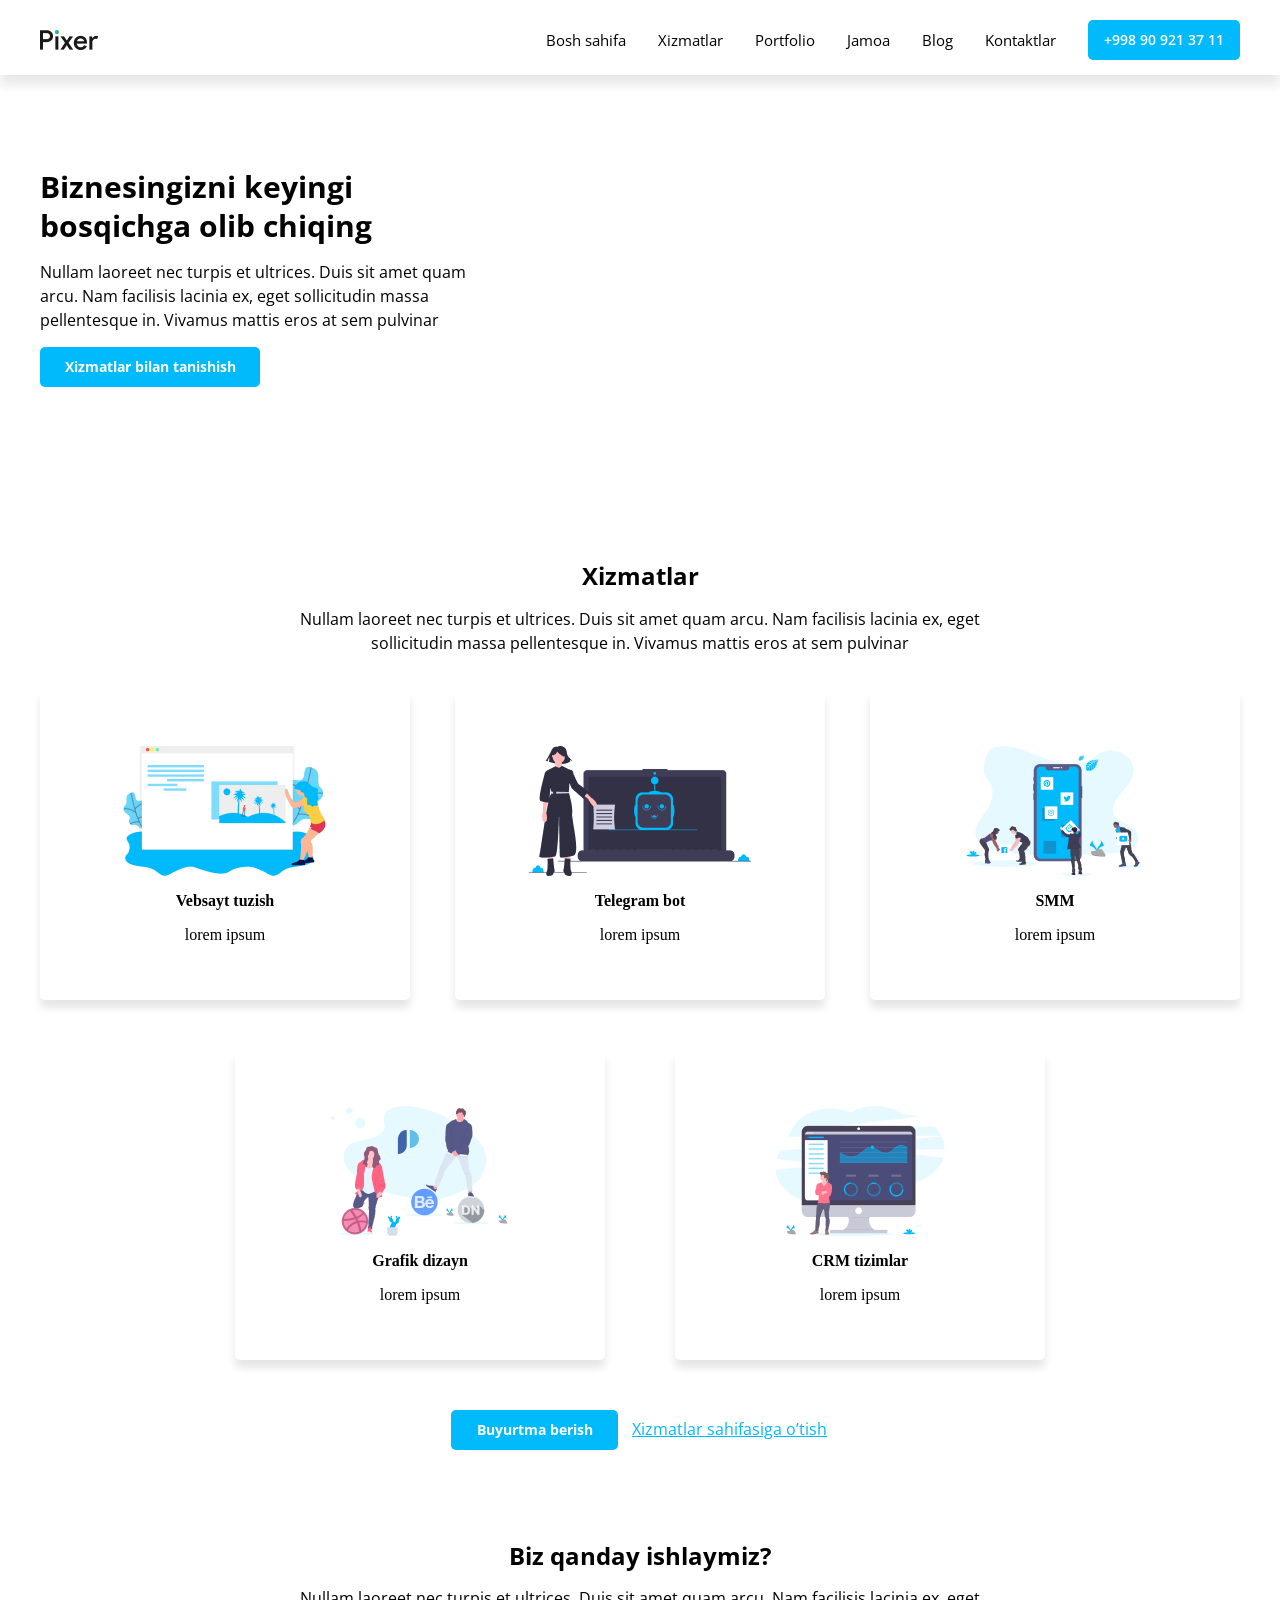
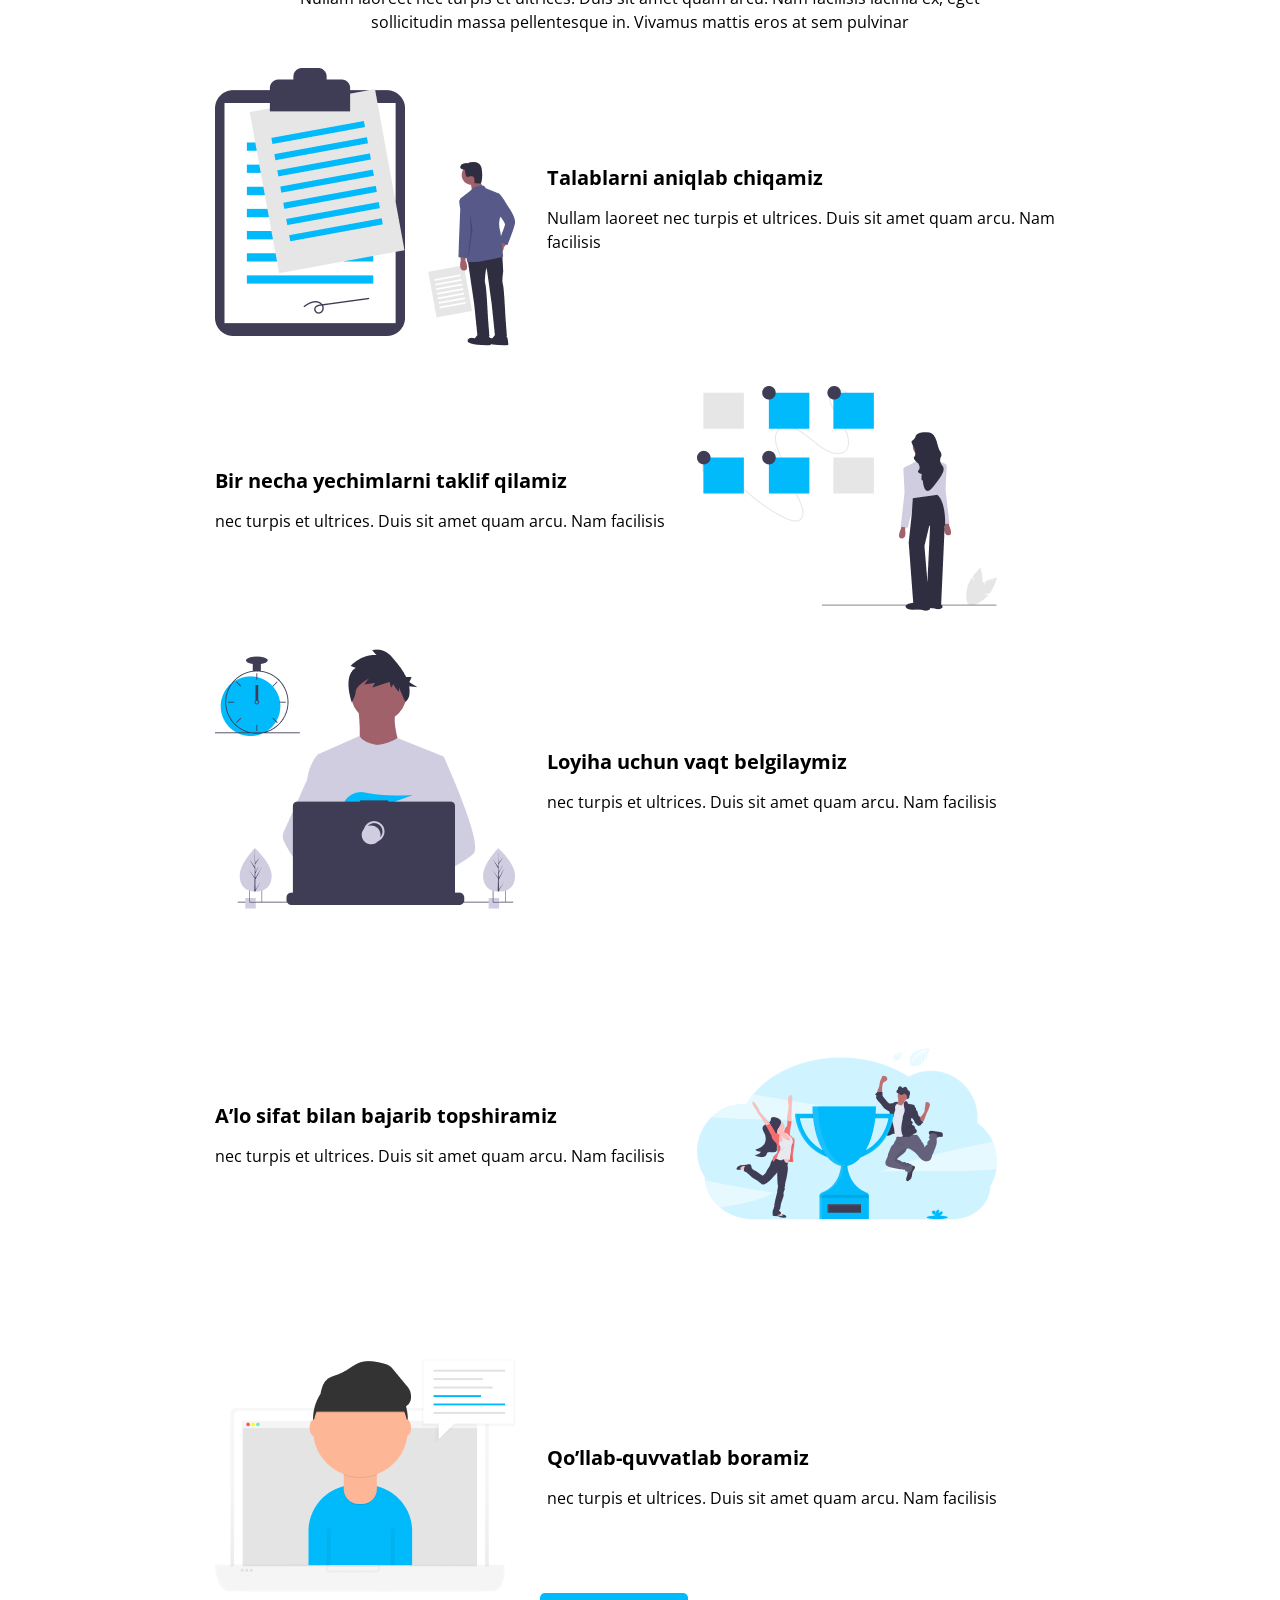
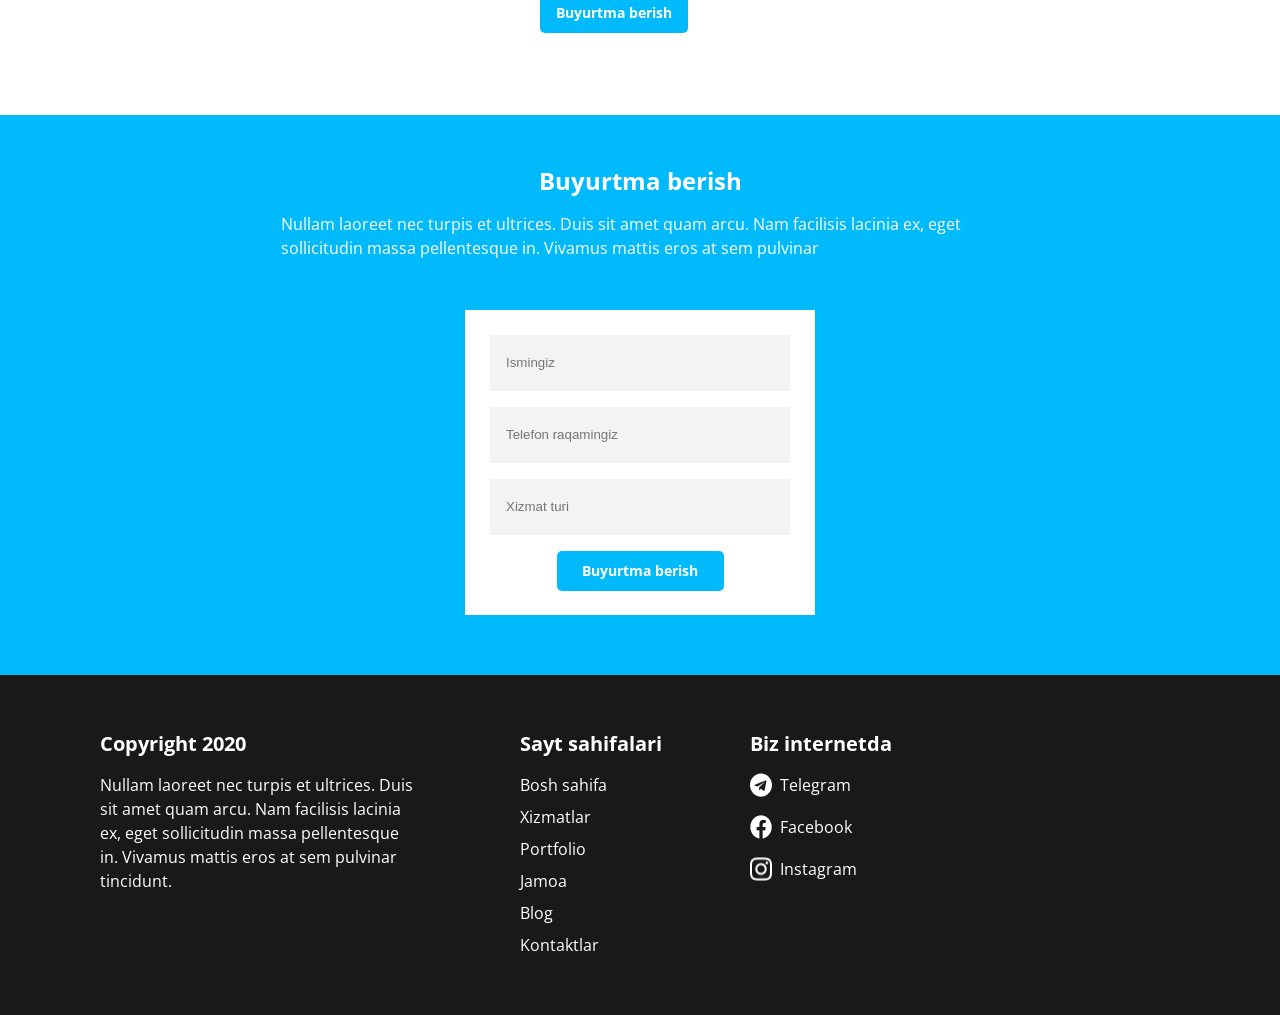
<file: index.html>
<!DOCTYPE html>
<html lang="en">
  <head>
    <meta charset="UTF-8" />
    <meta name="viewport" content="width=device-width, initial-scale=1.0" />
    <title>Pixer</title>
    <link rel="stylesheet" href="/style.css" />
  </head>
  <body>
    <div class="wrapper">
      <header>
        <nav class="nav">
          <img src="/assets/pixer-logo.png" alt="" />

          <div>
            <ul class="nav_ul">
              <li class="nav_list">
                <a class="nav_link" href="#"> Bosh sahifa </a>
              </li>
              <li class="nav_list">
                <a class="nav_link" href="#"> Xizmatlar </a>
              </li>
              <li class="nav_list">
                <a class="nav_link" href="#"> Portfolio </a>
              </li>
              <li class="nav_list">
                <a class="nav_link" href="#"> Jamoa </a>
              </li>
              <li class="nav_list">
                <a class="nav_link" href="#"> Blog </a>
              </li>
              <li class="nav_list">
                <a class="nav_link" href="#"> Kontaktlar </a>
              </li>

              <button class="nav_btn">+998 90 921 37 11</button>
            </ul>
          </div>
        </nav>
      </header>

      <section class="intro">
        <div class="intro_container">
          <div class="intro_left">
            <h2>Biznesingizni keyingi bosqichga olib chiqing</h2>

            <p>
              Nullam laoreet nec turpis et ultrices. Duis sit amet quam arcu.
              Nam facilisis lacinia ex, eget sollicitudin massa pellentesque in.
              Vivamus mattis eros at sem pulvinar
            </p>

            <button class="intro_btn">Xizmatlar bilan tanishish</button>
          </div>

          <div class="intro_right">
            <iframe
              width="560"
              height="315"
              src="https://www.youtube.com/embed/p4irKUEjuQU?si=1ykNS2Exaa0KbGoH"
              title="YouTube video player"
              frameborder="0"
              allow="accelerometer; autoplay; clipboard-write; encrypted-media; gyroscope; picture-in-picture; web-share"
              referrerpolicy="strict-origin-when-cross-origin"
              allowfullscreen
            ></iframe>
          </div>
        </div>
      </section>

      <section class="services">
        <div class="services_container">
          <div class="services_top">
            <h3>Xizmatlar</h3>
            <p>
              Nullam laoreet nec turpis et ultrices. Duis sit amet quam arcu.
              Nam facilisis lacinia ex, eget sollicitudin massa pellentesque in.
              Vivamus mattis eros at sem pulvinar
            </p>
          </div>

          <div class="services_middle__top">
            <div class="service">
              <img src="/assets/website-illustration.png" alt="" />

              <h4>Vebsayt tuzish</h4>

              <p>lorem ipsum</p>
            </div>
            <div class="service">
              <img src="/assets/bot-illustration.png" alt="" />

              <h4>Telegram bot</h4>

              <p>lorem ipsum</p>
            </div>
            <div class="service">
              <img src="/assets/smm-illustration.png" alt="" />

              <h4>SMM</h4>

              <p>lorem ipsum</p>
            </div>
          </div>
            <div class="services_middle__bottom">
            <div class="service">
              <img src="/assets/design-illustration.png" alt="" />

              <h4>Grafik dizayn</h4>

              <p>lorem ipsum</p>
            </div>
            <div class="service">
              <img src="/assets/crm-illustration.png" alt="" />

              <h4>CRM tizimlar</h4>

              <p>lorem ipsum</p>
            </div>
          
              </div>
          <div class="services_bottom">
            <button>Buyurtma berish</button>

            <a href="#">Xizmatlar sahifasiga o’tish</a>
          </div>
        </div>
      </section>

      <section class="our_work">
        <div class="our_work_container">
          <div class="our_work_title">
            <h3>Biz qanday ishlaymiz?</h3>

            <p>
              Nullam laoreet nec turpis et ultrices. Duis sit amet quam arcu.
              Nam facilisis lacinia ex, eget sollicitudin massa pellentesque in.
              Vivamus mattis eros at sem pulvinar
            </p>
          </div>

          <div class="our_work0 our_work1">
            <div>
              <img src="/assets/step-illlustration.png" alt="" />
            </div>

            <div>
              <h4>Talablarni aniqlab chiqamiz</h4>

              <p>
                Nullam laoreet nec turpis et ultrices. Duis sit amet quam arcu.
                Nam facilisis
              </p>
            </div>
          </div>

          <div class="our_work0 our_work2">
            <div>
              <h4>Bir necha yechimlarni taklif qilamiz</h4>

              <p>
                nec turpis et ultrices. Duis sit amet quam arcu. Nam facilisis
              </p>
            </div>

            <div>
              <img src="/assets/step-illlustration (1).png" alt="" />
            </div>
          </div>

          <div class="our_work0 our_work3">
            <div>
              <img src="/assets/step-illustration (2).png" alt="" />
            </div>

            <div>
              <h4>Loyiha uchun vaqt belgilaymiz</h4>

              <p>
                nec turpis et ultrices. Duis sit amet quam arcu. Nam facilisis
              </p>
            </div>
          </div>

          <div class="our_work0 our_work4">
            <div>
              <h4>A’lo sifat bilan bajarib topshiramiz</h4>

              <p>
                nec turpis et ultrices. Duis sit amet quam arcu. Nam facilisis
              </p>
            </div>

            <div>
              <img src="/assets/step-illustration (3).png" alt="" />
            </div>
          </div>

          <div class="our_work0 our_work5">
            <div>
              <img src="/assets/step-illustration (4).png" alt="" />
            </div>

            <div>
              <h4>Qo’llab-quvvatlab boramiz</h4>

              <p>
                nec turpis et ultrices. Duis sit amet quam arcu. Nam facilisis
              </p>
            </div>
          </div>
        </div>

        <div class="our_work_btn">
          <button>Buyurtma berish</button>
        </div>
      </section>

      <section class="form">
        <div class="form_container">
          <div class="form_title">
            <h3>Buyurtma berish</h3>

            <p>
              Nullam laoreet nec turpis et ultrices. Duis sit amet quam arcu.
              Nam facilisis lacinia ex, eget sollicitudin massa pellentesque in.
              Vivamus mattis eros at sem pulvinar
            </p>
          </div>

          <form>
            <input class="input" type="text" placeholder="Ismingiz" required />
            <input
              class="input"
              type="number"
              placeholder="Telefon raqamingiz"
              required
            />

            <input
              class="input"
              type="text"
              placeholder="Xizmat turi"
              required
            />

            <button type="submit">Buyurtma berish</button>
          </form>
        </div>
      </section>

      <section class="footer">
        <div class="footer_container">
          <div class="footer_left">
            <h4>Copyright 2020</h4>

            <p>
              Nullam laoreet nec turpis et ultrices. Duis sit amet quam arcu.
              Nam facilisis lacinia ex, eget sollicitudin massa pellentesque in.
              Vivamus mattis eros at sem pulvinar tincidunt.
            </p>
          </div>

          <div class="footer_middle">
            <h4>Sayt sahifalari</h4>

            <ul>
              <li>Bosh sahifa</li>
              <li>Xizmatlar</li>
              <li>Portfolio</li>
              <li>Jamoa</li>
              <li>Blog</li>
              <li>Kontaktlar</li>
            </ul>
          </div>

          <div class="footer_right">
            <h4>Biz internetda</h4>

            <div class="social_media social_media1">
              <img src="/assets/telegram.svg" alt="">
              <p>Telegram</p>
            </div>
            <div class="social_media">
              <img src="/assets/Vector.png" alt="">
              <p>Facebook</p>
            </div>
            <div class="social_media">
              <img src="/assets/instagramm.png" alt="">
              <p>Instagram</p>
            </div>
        </div>
      </section>
    </div>
  </body>
</html>
</file>
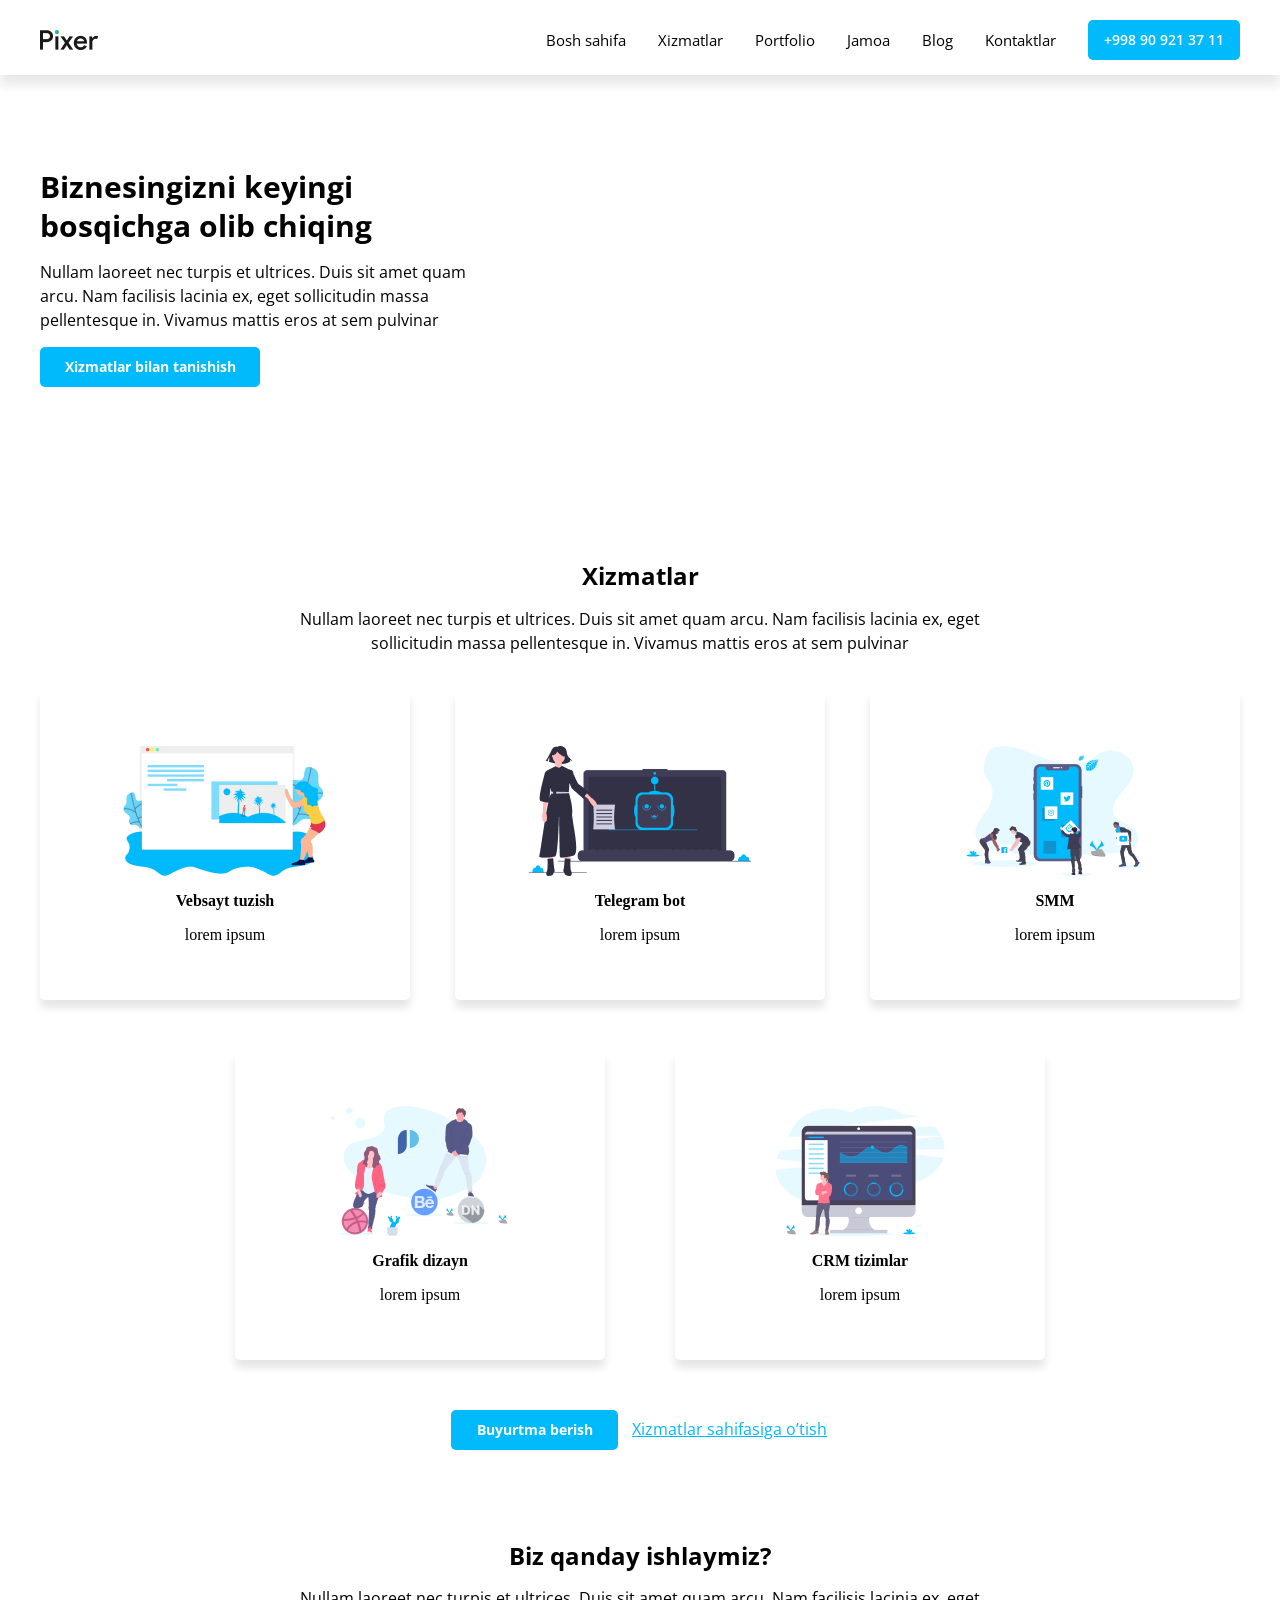
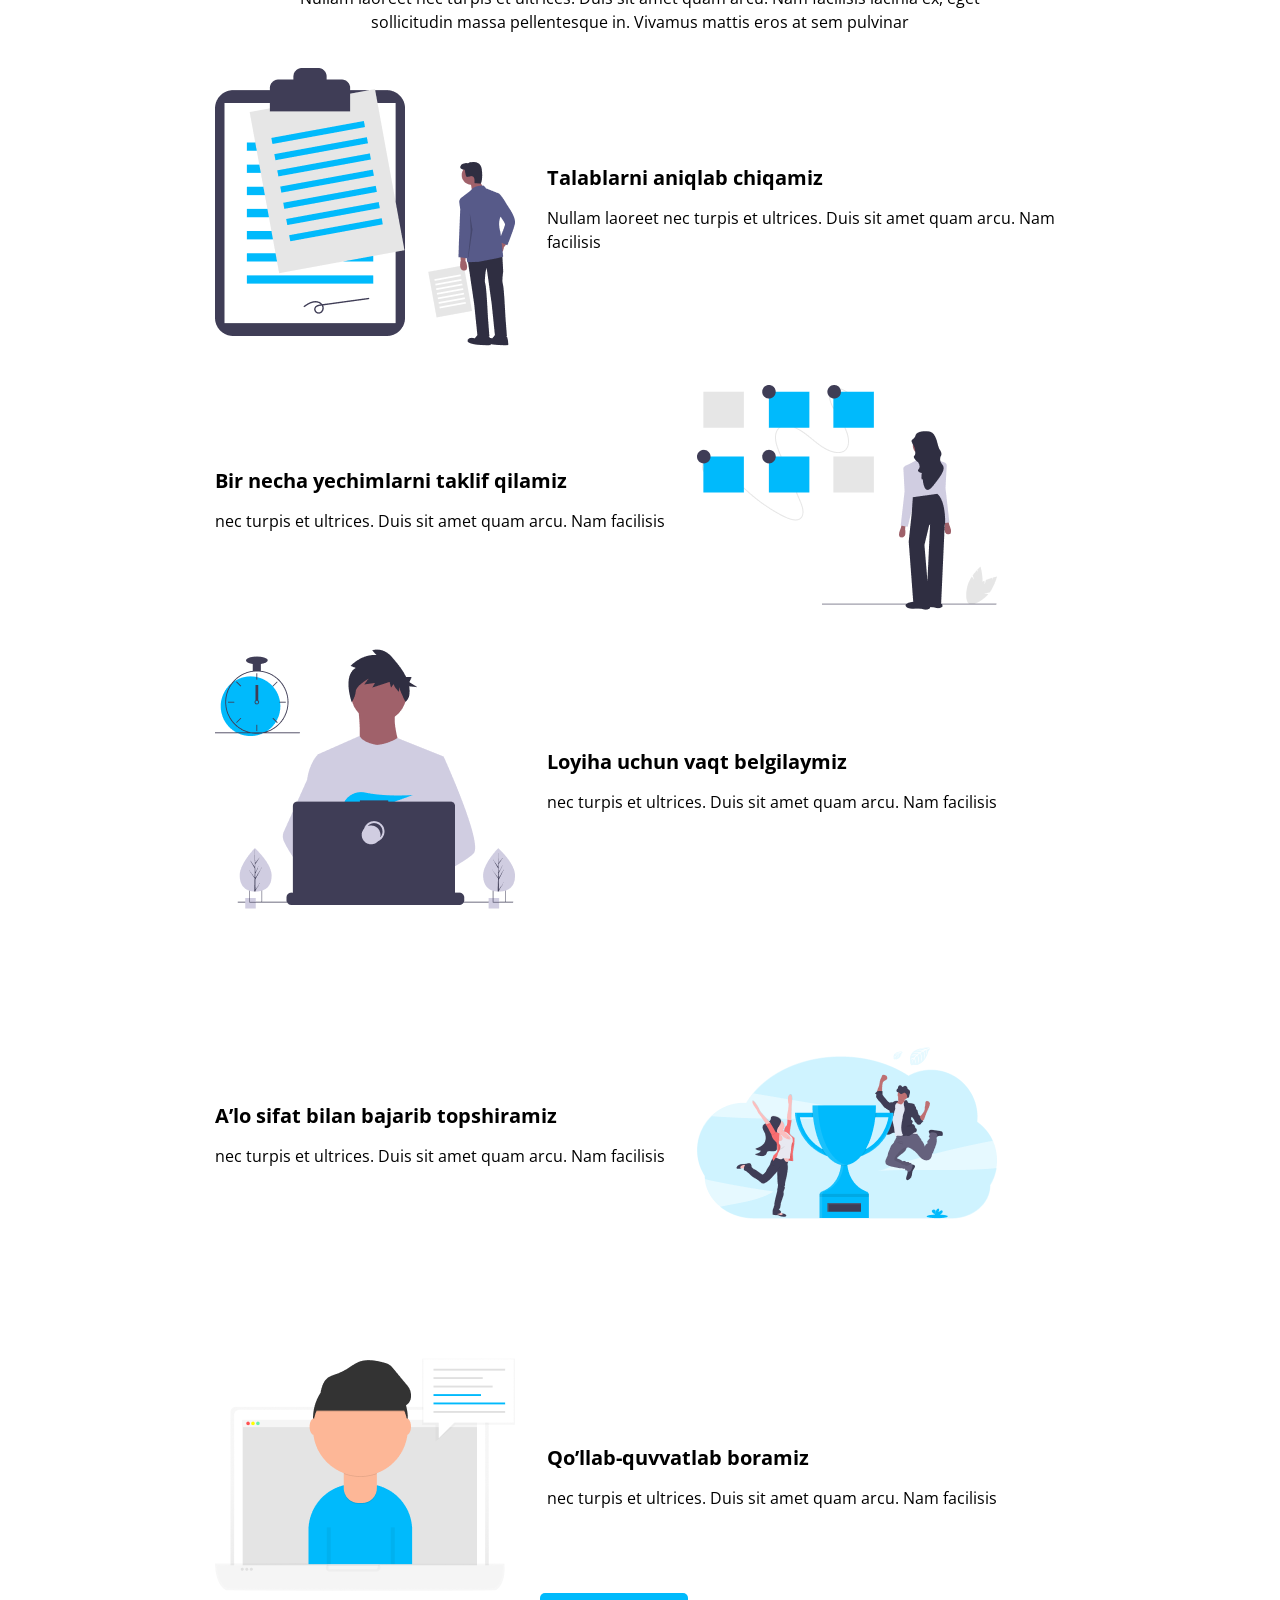
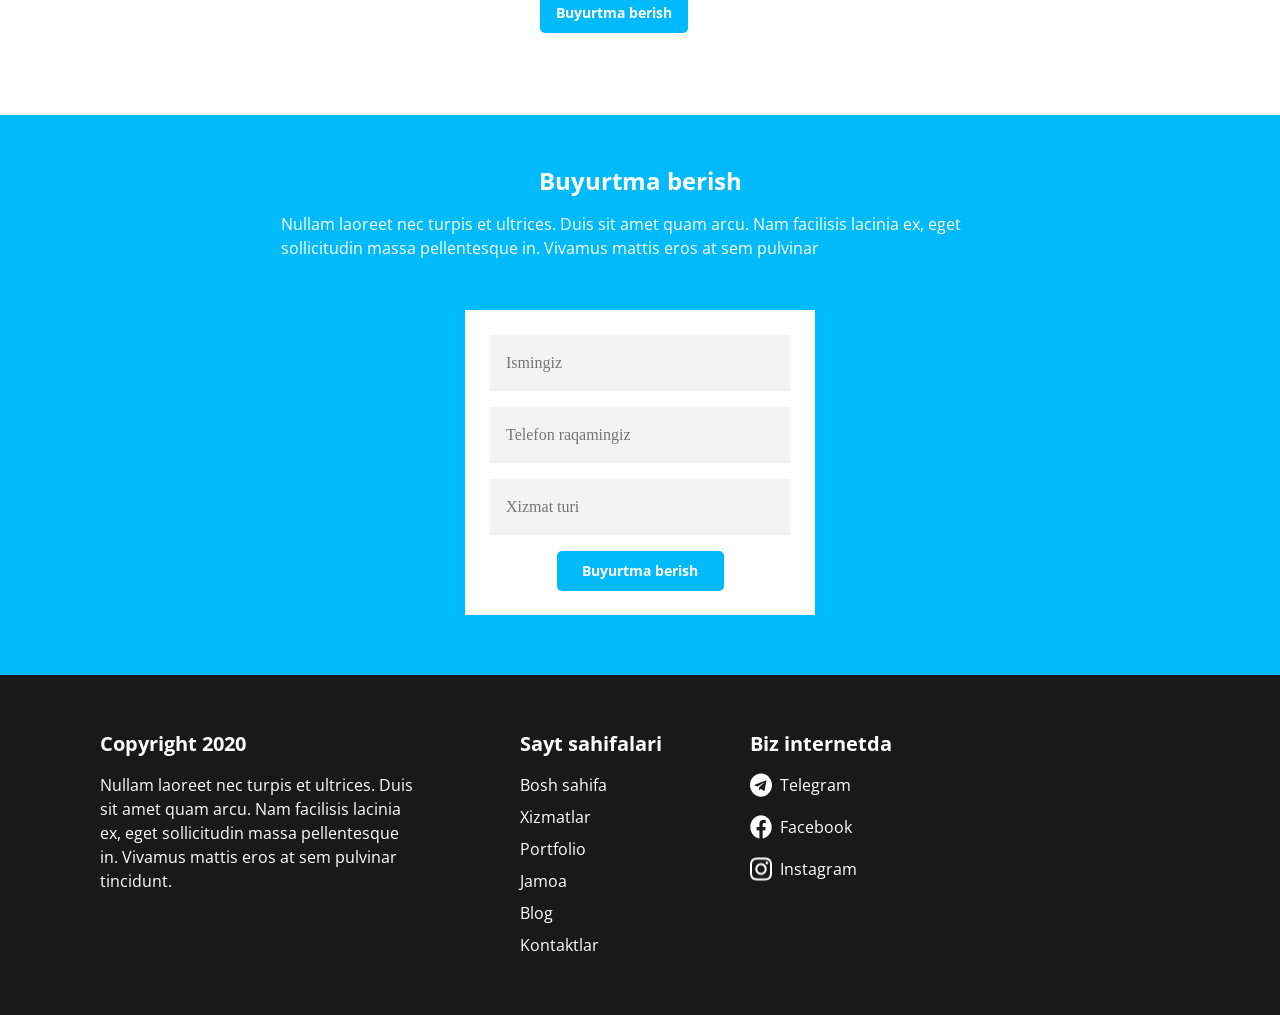
<file: pixer.html>
<!DOCTYPE html>
<html lang="en">
  <head>
    <meta charset="UTF-8" />
    <meta name="viewport" content="width=device-width, initial-scale=1.0" />
    <title>Pixer</title>
    <link rel="stylesheet" href="/fonts.css" />
    <link rel="stylesheet" href="/pixer.css" />
    <link rel="stylesheet" href="/normalixe.css" />
  </head>
  <body>
    <div class="wrapper">
      <header>
        <nav class="nav">
          <img src="/assets/pixer-logo.png" alt="" />

          <div>
            <ul class="nav_ul">
              <li class="nav_list">
                <a class="nav_link" href="#"> Bosh sahifa </a>
              </li>
              <li class="nav_list">
                <a class="nav_link" href="#"> Xizmatlar </a>
              </li>
              <li class="nav_list">
                <a class="nav_link" href="#"> Portfolio </a>
              </li>
              <li class="nav_list">
                <a class="nav_link" href="#"> Jamoa </a>
              </li>
              <li class="nav_list">
                <a class="nav_link" href="#"> Blog </a>
              </li>
              <li class="nav_list">
                <a class="nav_link" href="#"> Kontaktlar </a>
              </li>

              <button class="nav_btn">+998 90 921 37 11</button>
            </ul>
          </div>
        </nav>
      </header>

      <section class="intro">
        <div class="intro_container">
          <div class="intro_left">
            <h2>Biznesingizni keyingi bosqichga olib chiqing</h2>

            <p>
              Nullam laoreet nec turpis et ultrices. Duis sit amet quam arcu.
              Nam facilisis lacinia ex, eget sollicitudin massa pellentesque in.
              Vivamus mattis eros at sem pulvinar
            </p>

            <button class="intro_btn">Xizmatlar bilan tanishish</button>
          </div>

          <div class="intro_right">
            <iframe
              width="560"
              height="315"
              src="https://www.youtube.com/embed/p4irKUEjuQU?si=1ykNS2Exaa0KbGoH"
              title="YouTube video player"
              frameborder="0"
              allow="accelerometer; autoplay; clipboard-write; encrypted-media; gyroscope; picture-in-picture; web-share"
              referrerpolicy="strict-origin-when-cross-origin"
              allowfullscreen
            ></iframe>
          </div>
        </div>
      </section>

      <section class="services">
        <div class="services_container">
          <div class="services_top">
            <h3>Xizmatlar</h3>
            <p>
              Nullam laoreet nec turpis et ultrices. Duis sit amet quam arcu.
              Nam facilisis lacinia ex, eget sollicitudin massa pellentesque in.
              Vivamus mattis eros at sem pulvinar
            </p>
          </div>

          <div class="services_middle__top">
            <div class="service">
              <img src="/assets/website-illustration.png" alt="" />

              <h4>Vebsayt tuzish</h4>

              <p>lorem ipsum</p>
            </div>
            <div class="service">
              <img src="/assets/bot-illustration.png" alt="" />

              <h4>Telegram bot</h4>

              <p>lorem ipsum</p>
            </div>
            <div class="service">
              <img src="/assets/smm-illustration.png" alt="" />

              <h4>SMM</h4>

              <p>lorem ipsum</p>
            </div>
          </div>
            <div class="services_middle__bottom">
            <div class="service">
              <img src="/assets/design-illustration.png" alt="" />

              <h4>Grafik dizayn</h4>

              <p>lorem ipsum</p>
            </div>
            <div class="service">
              <img src="/assets/crm-illustration.png" alt="" />

              <h4>CRM tizimlar</h4>

              <p>lorem ipsum</p>
            </div>
          
              </div>
          <div class="services_bottom">
            <button>Buyurtma berish</button>

            <a href="#">Xizmatlar sahifasiga o’tish</a>
          </div>
        </div>
      </section>

      <section class="our_work">
        <div class="our_work_container">
          <div class="our_work_title">
            <h3>Biz qanday ishlaymiz?</h3>

            <p>
              Nullam laoreet nec turpis et ultrices. Duis sit amet quam arcu.
              Nam facilisis lacinia ex, eget sollicitudin massa pellentesque in.
              Vivamus mattis eros at sem pulvinar
            </p>
          </div>

          <div class="our_work0 our_work1">
            <div>
              <img src="/assets/step-illlustration.png" alt="" />
            </div>

            <div>
              <h4>Talablarni aniqlab chiqamiz</h4>

              <p>
                Nullam laoreet nec turpis et ultrices. Duis sit amet quam arcu.
                Nam facilisis
              </p>
            </div>
          </div>

          <div class="our_work0 our_work2">
            <div>
              <h4>Bir necha yechimlarni taklif qilamiz</h4>

              <p>
                nec turpis et ultrices. Duis sit amet quam arcu. Nam facilisis
              </p>
            </div>

            <div>
              <img src="/assets/step-illlustration (1).png" alt="" />
            </div>
          </div>

          <div class="our_work0 our_work3">
            <div>
              <img src="/assets/step-illustration (2).png" alt="" />
            </div>

            <div>
              <h4>Loyiha uchun vaqt belgilaymiz</h4>

              <p>
                nec turpis et ultrices. Duis sit amet quam arcu. Nam facilisis
              </p>
            </div>
          </div>

          <div class="our_work0 our_work4">
            <div>
              <h4>A’lo sifat bilan bajarib topshiramiz</h4>

              <p>
                nec turpis et ultrices. Duis sit amet quam arcu. Nam facilisis
              </p>
            </div>

            <div>
              <img src="/assets/step-illustration (3).png" alt="" />
            </div>
          </div>

          <div class="our_work0 our_work5">
            <div>
              <img src="/assets/step-illustration (4).png" alt="" />
            </div>

            <div>
              <h4>Qo’llab-quvvatlab boramiz</h4>

              <p>
                nec turpis et ultrices. Duis sit amet quam arcu. Nam facilisis
              </p>
            </div>
          </div>
        </div>

        <div class="our_work_btn">
          <button>Buyurtma berish</button>
        </div>
      </section>

      <section class="form">
        <div class="form_container">
          <div class="form_title">
            <h3>Buyurtma berish</h3>

            <p>
              Nullam laoreet nec turpis et ultrices. Duis sit amet quam arcu.
              Nam facilisis lacinia ex, eget sollicitudin massa pellentesque in.
              Vivamus mattis eros at sem pulvinar
            </p>
          </div>

          <form>
            <input class="input" type="text" placeholder="Ismingiz" required />
            <input
              class="input"
              type="number"
              placeholder="Telefon raqamingiz"
              required
            />

            <input
              class="input"
              type="text"
              placeholder="Xizmat turi"
              required
            />

            <button type="submit">Buyurtma berish</button>
          </form>
        </div>
      </section>

      <section class="footer">
        <div class="footer_container">
          <div class="footer_left">
            <h4>Copyright 2020</h4>

            <p>
              Nullam laoreet nec turpis et ultrices. Duis sit amet quam arcu.
              Nam facilisis lacinia ex, eget sollicitudin massa pellentesque in.
              Vivamus mattis eros at sem pulvinar tincidunt.
            </p>
          </div>

          <div class="footer_middle">
            <h4>Sayt sahifalari</h4>

            <ul>
              <li>Bosh sahifa</li>
              <li>Xizmatlar</li>
              <li>Portfolio</li>
              <li>Jamoa</li>
              <li>Blog</li>
              <li>Kontaktlar</li>
            </ul>
          </div>

          <div class="footer_right">
            <h4>Biz internetda</h4>

            <div class="social_media social_media1">
              <img src="/assets/telegram.svg" alt="">
              <p>Telegram</p>
            </div>
            <div class="social_media">
              <img src="/assets/Vector.png" alt="">
              <p>Facebook</p>
            </div>
            <div class="social_media">
              <img src="/assets/instagramm.png" alt="">
              <p>Instagram</p>
            </div>
        </div>
      </section>
    </div>
  </body>
</html>
</file>
<file: style.css>
@import url('https://fonts.googleapis.com/css2?family=Open+Sans:ital,wght@0,300..800;1,300..800&display=swap');

* {
  margin: 0;
  padding: 0;
  box-sizing: border-box;
}

header {
  position: fixed;
  top: 0;
  left: 0;
  width: 100%;
  height: 75px;
  padding-bottom: 20px 0;
  box-shadow: 0px 10px 10px rgb(235, 231, 231);
  background-color: #fff;
}

.nav {
  width: 1200px;
  display: flex;
  justify-content: space-between;
  align-items: center;
  margin: 20px auto;
}

.nav_ul {
  display: flex;
  align-items: center;
  gap: 32px;
}

.nav_list {
  list-style: none;

  font-family: "Open Sans";
  font-style: normal;
  font-weight: 400;
  font-size: 15px;
  line-height: 24px;

  color: #000000;
}

.nav_link {
  text-decoration: none;
  font-family: "Open Sans";
  font-style: normal;
  font-weight: 400;
  font-size: 15px;
  line-height: 24px;
  color: #000000;
}

.nav_btn {
  font-family: "Open Sans";
  font-style: normal;
  font-weight: 600;
  font-size: 14px;
  line-height: 24px;
  color: #ffffff;
  padding: 8px 16px;
  background: #00bafc;
  border-radius: 5px;
  border: none;
}

.intro {
  width: 100%;
  height: 410px;
  margin-top: 150px;
}

.intro_container {
  width: 1200px;
  display: flex;
  justify-content: space-between;
  align-items: center;
  margin: auto;
}

.intro_left h2 {
  width: 470px;
  font-family: "Open Sans";
  font-style: normal;
  font-weight: 700;
  font-size: 30px;
  line-height: 130%;

  color: #000000;
}

.intro_left p {
  margin-top: 15px;
  width: 465px;
  font-family: "Open Sans";
  font-style: normal;
  font-weight: 400;
  font-size: 16px;
  line-height: 24px;
  color: #000000;
}

.intro_btn {
  margin-top: 15px;
  width: 220px;
  height: 40px;
  background: #00bafc;
  border-radius: 5px;
  border: none;
  font-family: "Open Sans";
  font-style: normal;
  font-weight: 700;
  font-size: 14px;
  line-height: 24px;
  color: #ffffff;
}

.intro_right iframe {
  width: 450px;
  height: 250px;
}

.services {
  width: 100%;
  height: 880px;
}

.services__container{
  width: 1200px;
  height: 879px;
}

.services_top {
  margin: auto;
  width: 720px;
}

.services_top h3 {
  font-family: "Open Sans";
  font-style: normal;
  font-weight: 700;
  font-size: 24px;
  line-height: 130%;

  text-align: center;
  color: #000000;
}

.services_top p {
  width: 719px;
  height: 48px;
  margin-top: 16px;
  font-family: "Open Sans";
  font-style: normal;
  font-weight: 400;
  font-size: 16px;
  line-height: 24px;

  text-align: center;
  color: #000000;
}

.services_middle__top {

  width: 1200px;
  height: 310px;
  margin: auto;
  margin-top: 35px;
  display: flex;
  align-items: center;
  justify-content: space-between;

}

.services_middle__bottom{
  margin: 50px auto;
  width: 810px;
  height: 310px;
  display: flex;
  gap: 70px;
}


.service {
  width: 370px;
  height: 310px;
  display: flex;
  flex-direction: column;
  justify-content: center;
  align-items: center;
  gap: 16px;
  background: #ffffff;
  box-shadow: 0px 8px 8px rgba(0, 0, 0, 0.1);
  border-radius: 5px;
}

.services_bottom {
  margin: auto;
  margin-top: 35px;
  width: 378px;
  height: 64px;
}

.services_bottom button {
  width: 167px;
  height: 40px;
  background: #00bafc;
  border-radius: 5px;
  font-family: "Open Sans";
  font-style: normal;
  font-weight: 700;
  font-size: 14px;
  line-height: 24px;
  color: #ffffff;
  border: none;
}

.services_bottom a {
  margin-left: 10px;
  font-family: "Open Sans";
  font-style: normal;
  font-weight: 400;
  font-size: 16px;
  line-height: 24px;
  color: #00bafc;
}

.our_work {
  width: 100%;
  height: 1725px;
  margin-top: 100px;
}

.our_work_title {
  width: 720px;
  height: 95px;
  margin: auto;
}

.our_work_title h3 {
  font-family: "Open Sans";
  font-style: normal;
  font-weight: 700;
  font-size: 24px;
  line-height: 130%;
  text-align: center;
  color: #000000;
}

.our_work_title p {
  margin-top: 16px;
  width: 719px;
  height: 48px;
  font-family: "Open Sans";
  font-style: normal;
  font-weight: 400;
  font-size: 16px;
  line-height: 24px;
  text-align: center;
  color: #000000;
}

.our_work0 {
  width: 850px;
  margin: auto;
  display: flex;
  align-items: center;
  gap: 32px;
  margin-top: 140px;
}

.our_work0 h4 {
  font-family: "Open Sans";
  font-style: normal;
  font-weight: 700;
  font-size: 20px;
  line-height: 130%;

  color: #000000;
}

.our_work p {
  margin-top: 15px;
  font-family: "Open Sans";
  font-style: normal;
  font-weight: 400;
  font-size: 16px;
  line-height: 24px;

  color: #000000;
}

.our_work1 {
  height: 278px;
  margin-top: 35px;
}

.our_work2 {
  height: 24px;
}

.our_work3 {
  height: 258px;
}

.our_work4 {
  height: 171px;
}

.our_work5 {
  height: 232px;
}

.our_work_btn {
  width: 200px;
  height: 40px;
  margin: auto;
}

.our_work_btn button {
  background-color: #00bafc;
  border-radius: 5px;
  font-family: "Open Sans";
  font-style: normal;
  font-weight: 700;
  font-size: 14px;
  line-height: 24px;
  color: #ffffff;
  border: none;
  align-items: center;
  padding: 8px 16px;
  gap: 10px;
  background: #00bafc;
  border-radius: 5px;
}

.form {
  width: 100%;
  height: 560px;
  background-color: #00bafc;
  margin-top: 50px;
}

.form_title {
  width: 719px;
  height: 95px;
  margin: auto;
  padding-top: 50px;
}

.form_title h3 {
  width: 203px;
  height: 31px;
  margin: auto;
  font-family: "Open Sans";
  font-style: normal;
  font-weight: 700;
  font-size: 24px;
  line-height: 130%;
  color: #ffffff;
}

.form_title p {
  margin-top: 16px;
  width: 719px;
  height: 48px;
  font-family: "Open Sans";
  font-style: normal;
  font-weight: 400;
  font-size: 16px;
  line-height: 150%;
  color: #ffffff;
}

form {
  width: 350px;
  height: 305px;
  display: flex;
  flex-direction: column;
  align-items: center;
  justify-content: center;
  gap: 16px;
  background-color: #ffffff;
  margin: auto;
  margin-top: 100px;
}

input {
  width: 300px;
  height: 56px;
  border: none;
  padding-left: 16px;
  color: #000000;
  background-color: #f3f3f3;
}

form button {
  width: 167px;
  height: 40px;
  background: #00bafc;
  border-radius: 5px;
  border: none;
  font-family: "Open Sans";
  font-style: normal;
  font-weight: 700;
  font-size: 14px;
  line-height: 24px;
  color: #ffffff;
}

.footer {
  width: 100%;
  height: 340px;
  background-color: #191919;
}

.footer_container {
  margin: auto;
  width: 1400px;
  height: 226px;
  display: flex;
  color: #ffffff;
  padding-top: 56px;
}

.footer_left {
  margin-left: 100px;
}

.footer_middle {
  margin-left: 100px;
}

.footer_right {
  margin-left: 88px;
}

.footer_left h4 {
  font-family: "Open Sans";
  font-style: normal;
  font-weight: 700;
  font-size: 20px;
  line-height: 130%;
  color: #ffffff;
}

.footer_left p {
  margin-top: 16px;
  font-family: "Open Sans";
  font-style: normal;
  font-weight: 400;
  font-size: 16px;
  line-height: 150%;
  color: #ffffff;
  width: 320px;
}

.footer_middle h4 {
  font-family: "Open Sans";
  font-style: normal;
  font-weight: 700;
  font-size: 20px;
  line-height: 130%;
  color: #ffffff;
}

.footer_middle ul {
  margin-top: 16px;
}

.footer_middle li {
  list-style: none;
  margin-top: 8px;
  font-family: "Open Sans";
  font-style: normal;
  font-weight: 400;
  font-size: 16px;
  line-height: 24px;
  color: #ffffff;
}

.footer_right h4 {
  font-family: "Open Sans";
  font-style: normal;
  font-weight: 700;
  font-size: 20px;
  line-height: 130%;
  color: #ffffff;
}

.social_media {
  display: flex;
  margin-top: 18px;
}

.social_media p {
  margin-left: 8px;
  font-family: "Open Sans";
  font-style: normal;
  font-weight: 400;
  font-size: 16px;
  line-height: 24px;
  color: #ffffff;
}

.social_media1 {
  margin-top: 16px;
}
</file>
<file: fonts.css>
@import url('https://fonts.googleapis.com/css2?family=Open+Sans:ital,wght@0,300..800;1,300..800&display=swap');
</file>
<file: pixer.css>
@import url('https://fonts.googleapis.com/css2?family=Open+Sans:ital,wght@0,300..800;1,300..800&display=swap');

* {
  margin: 0;
  padding: 0;
  box-sizing: border-box;
}

header {
  position: fixed;
  top: 0;
  left: 0;
  width: 100%;
  height: 75px;
  padding-bottom: 20px 0;
  box-shadow: 0px 10px 10px rgb(235, 231, 231);
  background-color: #fff;
}

.nav {
  width: 1200px;
  display: flex;
  justify-content: space-between;
  align-items: center;
  margin: 20px auto;
}

.nav_ul {
  display: flex;
  align-items: center;
  gap: 32px;
}

.nav_list {
  list-style: none;

  font-family: "Open Sans";
  font-style: normal;
  font-weight: 400;
  font-size: 15px;
  line-height: 24px;

  color: #000000;
}

.nav_link {
  text-decoration: none;
  font-family: "Open Sans";
  font-style: normal;
  font-weight: 400;
  font-size: 15px;
  line-height: 24px;
  color: #000000;
}

.nav_btn {
  font-family: "Open Sans";
  font-style: normal;
  font-weight: 600;
  font-size: 14px;
  line-height: 24px;
  color: #ffffff;
  padding: 8px 16px;
  background: #00bafc;
  border-radius: 5px;
  border: none;
}

.intro {
  width: 100%;
  height: 410px;
  margin-top: 150px;
}

.intro_container {
  width: 1200px;
  display: flex;
  justify-content: space-between;
  align-items: center;
  margin: auto;
}

.intro_left h2 {
  width: 470px;
  font-family: "Open Sans";
  font-style: normal;
  font-weight: 700;
  font-size: 30px;
  line-height: 130%;

  color: #000000;
}

.intro_left p {
  margin-top: 15px;
  width: 465px;
  font-family: "Open Sans";
  font-style: normal;
  font-weight: 400;
  font-size: 16px;
  line-height: 24px;
  color: #000000;
}

.intro_btn {
  margin-top: 15px;
  width: 220px;
  height: 40px;
  background: #00bafc;
  border-radius: 5px;
  border: none;
  font-family: "Open Sans";
  font-style: normal;
  font-weight: 700;
  font-size: 14px;
  line-height: 24px;
  color: #ffffff;
}

.intro_right iframe {
  width: 450px;
  height: 250px;
}

.services {
  width: 100%;
  height: 880px;
}

.services__container{
  width: 1200px;
  height: 879px;
}

.services_top {
  margin: auto;
  width: 720px;
}

.services_top h3 {
  font-family: "Open Sans";
  font-style: normal;
  font-weight: 700;
  font-size: 24px;
  line-height: 130%;

  text-align: center;
  color: #000000;
}

.services_top p {
  width: 719px;
  height: 48px;
  margin-top: 16px;
  font-family: "Open Sans";
  font-style: normal;
  font-weight: 400;
  font-size: 16px;
  line-height: 24px;

  text-align: center;
  color: #000000;
}

.services_middle__top {

  width: 1200px;
  height: 310px;
  margin: auto;
  margin-top: 35px;
  display: flex;
  align-items: center;
  justify-content: space-between;

}

.services_middle__bottom{
  margin: 50px auto;
  width: 810px;
  height: 310px;
  display: flex;
  gap: 70px;
}


.service {
  width: 370px;
  height: 310px;
  display: flex;
  flex-direction: column;
  justify-content: center;
  align-items: center;
  gap: 16px;
  background: #ffffff;
  box-shadow: 0px 8px 8px rgba(0, 0, 0, 0.1);
  border-radius: 5px;
}

.services_bottom {
  margin: auto;
  margin-top: 35px;
  width: 378px;
  height: 64px;
}

.services_bottom button {
  width: 167px;
  height: 40px;
  background: #00bafc;
  border-radius: 5px;
  font-family: "Open Sans";
  font-style: normal;
  font-weight: 700;
  font-size: 14px;
  line-height: 24px;
  color: #ffffff;
  border: none;
}

.services_bottom a {
  margin-left: 10px;
  font-family: "Open Sans";
  font-style: normal;
  font-weight: 400;
  font-size: 16px;
  line-height: 24px;
  color: #00bafc;
}

.our_work {
  width: 100%;
  height: 1725px;
  margin-top: 100px;
}

.our_work_title {
  width: 720px;
  height: 95px;
  margin: auto;
}

.our_work_title h3 {
  font-family: "Open Sans";
  font-style: normal;
  font-weight: 700;
  font-size: 24px;
  line-height: 130%;
  text-align: center;
  color: #000000;
}

.our_work_title p {
  margin-top: 16px;
  width: 719px;
  height: 48px;
  font-family: "Open Sans";
  font-style: normal;
  font-weight: 400;
  font-size: 16px;
  line-height: 24px;
  text-align: center;
  color: #000000;
}

.our_work0 {
  width: 850px;
  margin: auto;
  display: flex;
  align-items: center;
  gap: 32px;
  margin-top: 140px;
}

.our_work0 h4 {
  font-family: "Open Sans";
  font-style: normal;
  font-weight: 700;
  font-size: 20px;
  line-height: 130%;

  color: #000000;
}

.our_work p {
  margin-top: 15px;
  font-family: "Open Sans";
  font-style: normal;
  font-weight: 400;
  font-size: 16px;
  line-height: 24px;

  color: #000000;
}

.our_work1 {
  height: 278px;
  margin-top: 35px;
}

.our_work2 {
  height: 24px;
}

.our_work3 {
  height: 258px;
}

.our_work4 {
  height: 171px;
}

.our_work5 {
  height: 232px;
}

.our_work_btn {
  width: 200px;
  height: 40px;
  margin: auto;
}

.our_work_btn button {
  background-color: #00bafc;
  border-radius: 5px;
  font-family: "Open Sans";
  font-style: normal;
  font-weight: 700;
  font-size: 14px;
  line-height: 24px;
  color: #ffffff;
  border: none;
  align-items: center;
  padding: 8px 16px;
  gap: 10px;
  background: #00bafc;
  border-radius: 5px;
}

.form {
  width: 100%;
  height: 560px;
  background-color: #00bafc;
  margin-top: 50px;
}

.form_title {
  width: 719px;
  height: 95px;
  margin: auto;
  padding-top: 50px;
}

.form_title h3 {
  width: 203px;
  height: 31px;
  margin: auto;
  font-family: "Open Sans";
  font-style: normal;
  font-weight: 700;
  font-size: 24px;
  line-height: 130%;
  color: #ffffff;
}

.form_title p {
  margin-top: 16px;
  width: 719px;
  height: 48px;
  font-family: "Open Sans";
  font-style: normal;
  font-weight: 400;
  font-size: 16px;
  line-height: 150%;
  color: #ffffff;
}

form {
  width: 350px;
  height: 305px;
  display: flex;
  flex-direction: column;
  align-items: center;
  justify-content: center;
  gap: 16px;
  background-color: #ffffff;
  margin: auto;
  margin-top: 100px;
}

input {
  width: 300px;
  height: 56px;
  border: none;
  padding-left: 16px;
  color: #000000;
  background-color: #f3f3f3;
}

form button {
  width: 167px;
  height: 40px;
  background: #00bafc;
  border-radius: 5px;
  border: none;
  font-family: "Open Sans";
  font-style: normal;
  font-weight: 700;
  font-size: 14px;
  line-height: 24px;
  color: #ffffff;
}

.footer {
  width: 100%;
  height: 340px;
  background-color: #191919;
}

.footer_container {
  margin: auto;
  width: 1400px;
  height: 226px;
  display: flex;
  color: #ffffff;
  padding-top: 56px;
}

.footer_left {
  margin-left: 100px;
}

.footer_middle {
  margin-left: 100px;
}

.footer_right {
  margin-left: 88px;
}

.footer_left h4 {
  font-family: "Open Sans";
  font-style: normal;
  font-weight: 700;
  font-size: 20px;
  line-height: 130%;
  color: #ffffff;
}

.footer_left p {
  margin-top: 16px;
  font-family: "Open Sans";
  font-style: normal;
  font-weight: 400;
  font-size: 16px;
  line-height: 150%;
  color: #ffffff;
  width: 320px;
}

.footer_middle h4 {
  font-family: "Open Sans";
  font-style: normal;
  font-weight: 700;
  font-size: 20px;
  line-height: 130%;
  color: #ffffff;
}

.footer_middle ul {
  margin-top: 16px;
}

.footer_middle li {
  list-style: none;
  margin-top: 8px;
  font-family: "Open Sans";
  font-style: normal;
  font-weight: 400;
  font-size: 16px;
  line-height: 24px;
  color: #ffffff;
}

.footer_right h4 {
  font-family: "Open Sans";
  font-style: normal;
  font-weight: 700;
  font-size: 20px;
  line-height: 130%;
  color: #ffffff;
}

.social_media {
  display: flex;
  margin-top: 18px;
}

.social_media p {
  margin-left: 8px;
  font-family: "Open Sans";
  font-style: normal;
  font-weight: 400;
  font-size: 16px;
  line-height: 24px;
  color: #ffffff;
}

.social_media1 {
  margin-top: 16px;
}
</file>
<file: normalixe.css>
/*! normalize.css v8.0.1 | MIT License | github.com/necolas/normalize.css */

/* Document
   ========================================================================== */

/**
 * 1. Correct the line height in all browsers.
 * 2. Prevent adjustments of font size after orientation changes in iOS.
 */

html {
  line-height: 1.15; /* 1 */
  -webkit-text-size-adjust: 100%; /* 2 */
}

/* Sections
   ========================================================================== */

/**
 * Remove the margin in all browsers.
 */

body {
  margin: 0;
}

/**
 * Render the `main` element consistently in IE.
 */

main {
  display: block;
}

/**
 * Correct the font size and margin on `h1` elements within `section` and
 * `article` contexts in Chrome, Firefox, and Safari.
 */

h1 {
  font-size: 2em;
  margin: 0.67em 0;
}

/* Grouping content
   ========================================================================== */

/**
 * 1. Add the correct box sizing in Firefox.
 * 2. Show the overflow in Edge and IE.
 */

hr {
  box-sizing: content-box; /* 1 */
  height: 0; /* 1 */
  overflow: visible; /* 2 */
}

/**
 * 1. Correct the inheritance and scaling of font size in all browsers.
 * 2. Correct the odd `em` font sizing in all browsers.
 */

pre {
  font-family: monospace, monospace; /* 1 */
  font-size: 1em; /* 2 */
}

/* Text-level semantics
   ========================================================================== */

/**
 * Remove the gray background on active links in IE 10.
 */

a {
  background-color: transparent;
}

/**
 * 1. Remove the bottom border in Chrome 57-
 * 2. Add the correct text decoration in Chrome, Edge, IE, Opera, and Safari.
 */

abbr[title] {
  border-bottom: none; /* 1 */
  text-decoration: underline; /* 2 */
  text-decoration: underline dotted; /* 2 */
}

/**
 * Add the correct font weight in Chrome, Edge, and Safari.
 */

b,
strong {
  font-weight: bolder;
}

/**
 * 1. Correct the inheritance and scaling of font size in all browsers.
 * 2. Correct the odd `em` font sizing in all browsers.
 */

code,
kbd,
samp {
  font-family: monospace, monospace; /* 1 */
  font-size: 1em; /* 2 */
}

/**
 * Add the correct font size in all browsers.
 */

small {
  font-size: 80%;
}

/**
 * Prevent `sub` and `sup` elements from affecting the line height in
 * all browsers.
 */

sub,
sup {
  font-size: 75%;
  line-height: 0;
  position: relative;
  vertical-align: baseline;
}

sub {
  bottom: -0.25em;
}

sup {
  top: -0.5em;
}

/* Embedded content
   ========================================================================== */

/**
 * Remove the border on images inside links in IE 10.
 */

img {
  border-style: none;
}

/* Forms
   ========================================================================== */

/**
 * 1. Change the font styles in all browsers.
 * 2. Remove the margin in Firefox and Safari.
 */

button,
input,
optgroup,
select,
textarea {
  font-family: inherit; /* 1 */
  font-size: 100%; /* 1 */
  line-height: 1.15; /* 1 */
  margin: 0; /* 2 */
}

/**
 * Show the overflow in IE.
 * 1. Show the overflow in Edge.
 */

button,
input { /* 1 */
  overflow: visible;
}

/**
 * Remove the inheritance of text transform in Edge, Firefox, and IE.
 * 1. Remove the inheritance of text transform in Firefox.
 */

button,
select { /* 1 */
  text-transform: none;
}

/**
 * Correct the inability to style clickable types in iOS and Safari.
 */

button,
[type="button"],
[type="reset"],
[type="submit"] {
  -webkit-appearance: button;
}

/**
 * Remove the inner border and padding in Firefox.
 */

button::-moz-focus-inner,
[type="button"]::-moz-focus-inner,
[type="reset"]::-moz-focus-inner,
[type="submit"]::-moz-focus-inner {
  border-style: none;
  padding: 0;
}

/**
 * Restore the focus styles unset by the previous rule.
 */

button:-moz-focusring,
[type="button"]:-moz-focusring,
[type="reset"]:-moz-focusring,
[type="submit"]:-moz-focusring {
  outline: 1px dotted ButtonText;
}

/**
 * Correct the padding in Firefox.
 */

fieldset {
  padding: 0.35em 0.75em 0.625em;
}

/**
 * 1. Correct the text wrapping in Edge and IE.
 * 2. Correct the color inheritance from `fieldset` elements in IE.
 * 3. Remove the padding so developers are not caught out when they zero out
 *    `fieldset` elements in all browsers.
 */

legend {
  box-sizing: border-box; /* 1 */
  color: inherit; /* 2 */
  display: table; /* 1 */
  max-width: 100%; /* 1 */
  padding: 0; /* 3 */
  white-space: normal; /* 1 */
}

/**
 * Add the correct vertical alignment in Chrome, Firefox, and Opera.
 */

progress {
  vertical-align: baseline;
}

/**
 * Remove the default vertical scrollbar in IE 10+.
 */

textarea {
  overflow: auto;
}

/**
 * 1. Add the correct box sizing in IE 10.
 * 2. Remove the padding in IE 10.
 */

[type="checkbox"],
[type="radio"] {
  box-sizing: border-box; /* 1 */
  padding: 0; /* 2 */
}

/**
 * Correct the cursor style of increment and decrement buttons in Chrome.
 */

[type="number"]::-webkit-inner-spin-button,
[type="number"]::-webkit-outer-spin-button {
  height: auto;
}

/**
 * 1. Correct the odd appearance in Chrome and Safari.
 * 2. Correct the outline style in Safari.
 */

[type="search"] {
  -webkit-appearance: textfield; /* 1 */
  outline-offset: -2px; /* 2 */
}

/**
 * Remove the inner padding in Chrome and Safari on macOS.
 */

[type="search"]::-webkit-search-decoration {
  -webkit-appearance: none;
}

/**
 * 1. Correct the inability to style clickable types in iOS and Safari.
 * 2. Change font properties to `inherit` in Safari.
 */

::-webkit-file-upload-button {
  -webkit-appearance: button; /* 1 */
  font: inherit; /* 2 */
}

/* Interactive
   ========================================================================== */

/*
 * Add the correct display in Edge, IE 10+, and Firefox.
 */

details {
  display: block;
}

/*
 * Add the correct display in all browsers.
 */

summary {
  display: list-item;
}

/* Misc
   ========================================================================== */

/**
 * Add the correct display in IE 10+.
 */

template {
  display: none;
}

/**
 * Add the correct display in IE 10.
 */

[hidden] {
  display: none;
}
</file>
